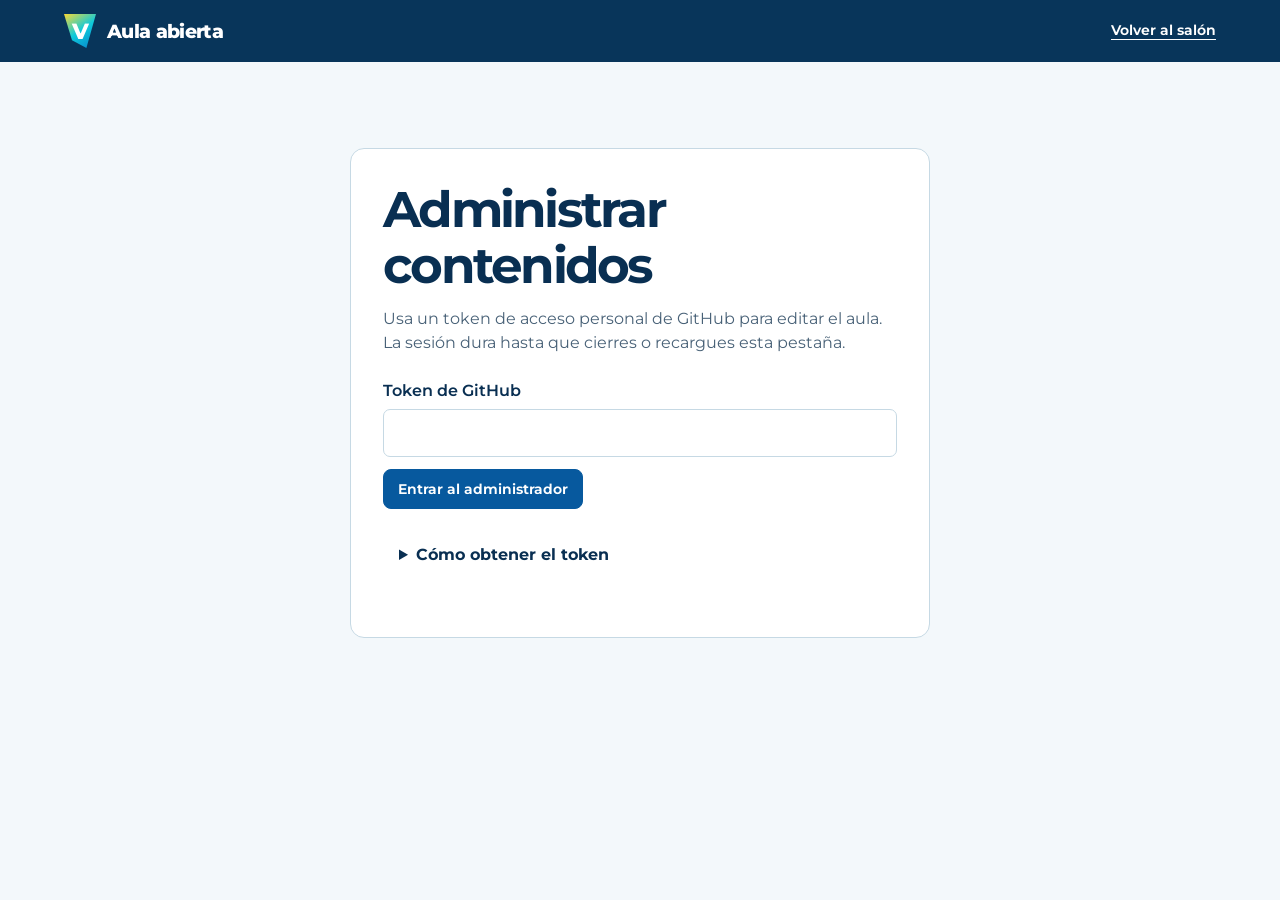
<file: site/admin/index.html>
<!doctype html>
<html lang="es-MX">
<head>
  <meta charset="utf-8"><meta name="viewport" content="width=device-width,initial-scale=1">
  <meta name="robots" content="noindex"><meta name="theme-color" content="#073969"><meta name="referrer" content="no-referrer">
  <meta http-equiv="Content-Security-Policy" content="default-src 'self'; script-src 'self'; style-src 'self'; img-src 'self' data: blob:; connect-src 'self' https://api.github.com; object-src 'none'; base-uri 'none'; form-action 'none'">
  <title>Administrar contenidos · Aula abierta</title>
  <link rel="stylesheet" href="./editor.css?v=spread1"><script type="module" src="./editor.js?v=spread1"></script>
</head>
<body>
<header class="mast"><div class="brand"><span class="glyph" aria-hidden="true">V</span> Aula abierta</div><nav><a href="../">Volver al salón</a><button id="logout" hidden>Cerrar sesión</button></nav></header>
<main>
  <section id="gate" class="gate">
    <h1>Administrar contenidos</h1>
    <p>Usa un token de acceso personal de GitHub para editar el aula. La sesión dura hasta que cierres o recargues esta pestaña.</p>
    <form id="login" autocomplete="off"><label>Token de GitHub<input id="token" type="password" required autocomplete="off" spellcheck="false" autocapitalize="none"></label><button class="primary">Entrar al administrador</button></form>
    <details><summary>Cómo obtener el token</summary><p>En GitHub, crea un token de acceso detallado con <strong>Soytorresllamas</strong> como propietario. En <strong>Only select repositories</strong> elige <strong>aula-abierta-valientes</strong> y <strong>aula-abierta</strong>. En <strong>Contents</strong> habilita <strong>Read and write</strong>. Elige una fecha de vencimiento y pega el token en el campo de arriba.</p><a href="https://github.com/settings/personal-access-tokens/new?name=Aula%20abierta&amp;target_name=Soytorresllamas&amp;contents=write" target="_blank" rel="noopener noreferrer">Crear token en GitHub</a></details>
    <p id="gate-message" role="status"></p>
  </section>
  <section id="desk" hidden>
    <div class="page-title"><div><h1>Contenidos del aula</h1><p id="publication"></p><p id="deploy-status" role="status"></p><button id="publish-again" hidden>Reintentar publicación</button></div><button class="primary" id="save" disabled>Guardar y publicar</button></div>
    <div class="workspace"><nav id="sections" aria-label="Secciones del aula"></nav><section id="editor" aria-labelledby="section-title"><div class="section-header"><div><h2 id="section-title"></h2><p id="where"></p></div><button id="add" type="button" hidden>Agregar</button></div><div id="entries"></div></section></div>
    <div class="notice" id="notice" role="status"></div><button id="reload" hidden>Cargar última versión de GitHub</button>
    <p><a href="https://github.com/Soytorresllamas/aula-abierta/actions/workflows/pages.yml" target="_blank" rel="noopener noreferrer">Ver despliegues en GitHub</a></p>
  </section>
</main></body></html>
</file>
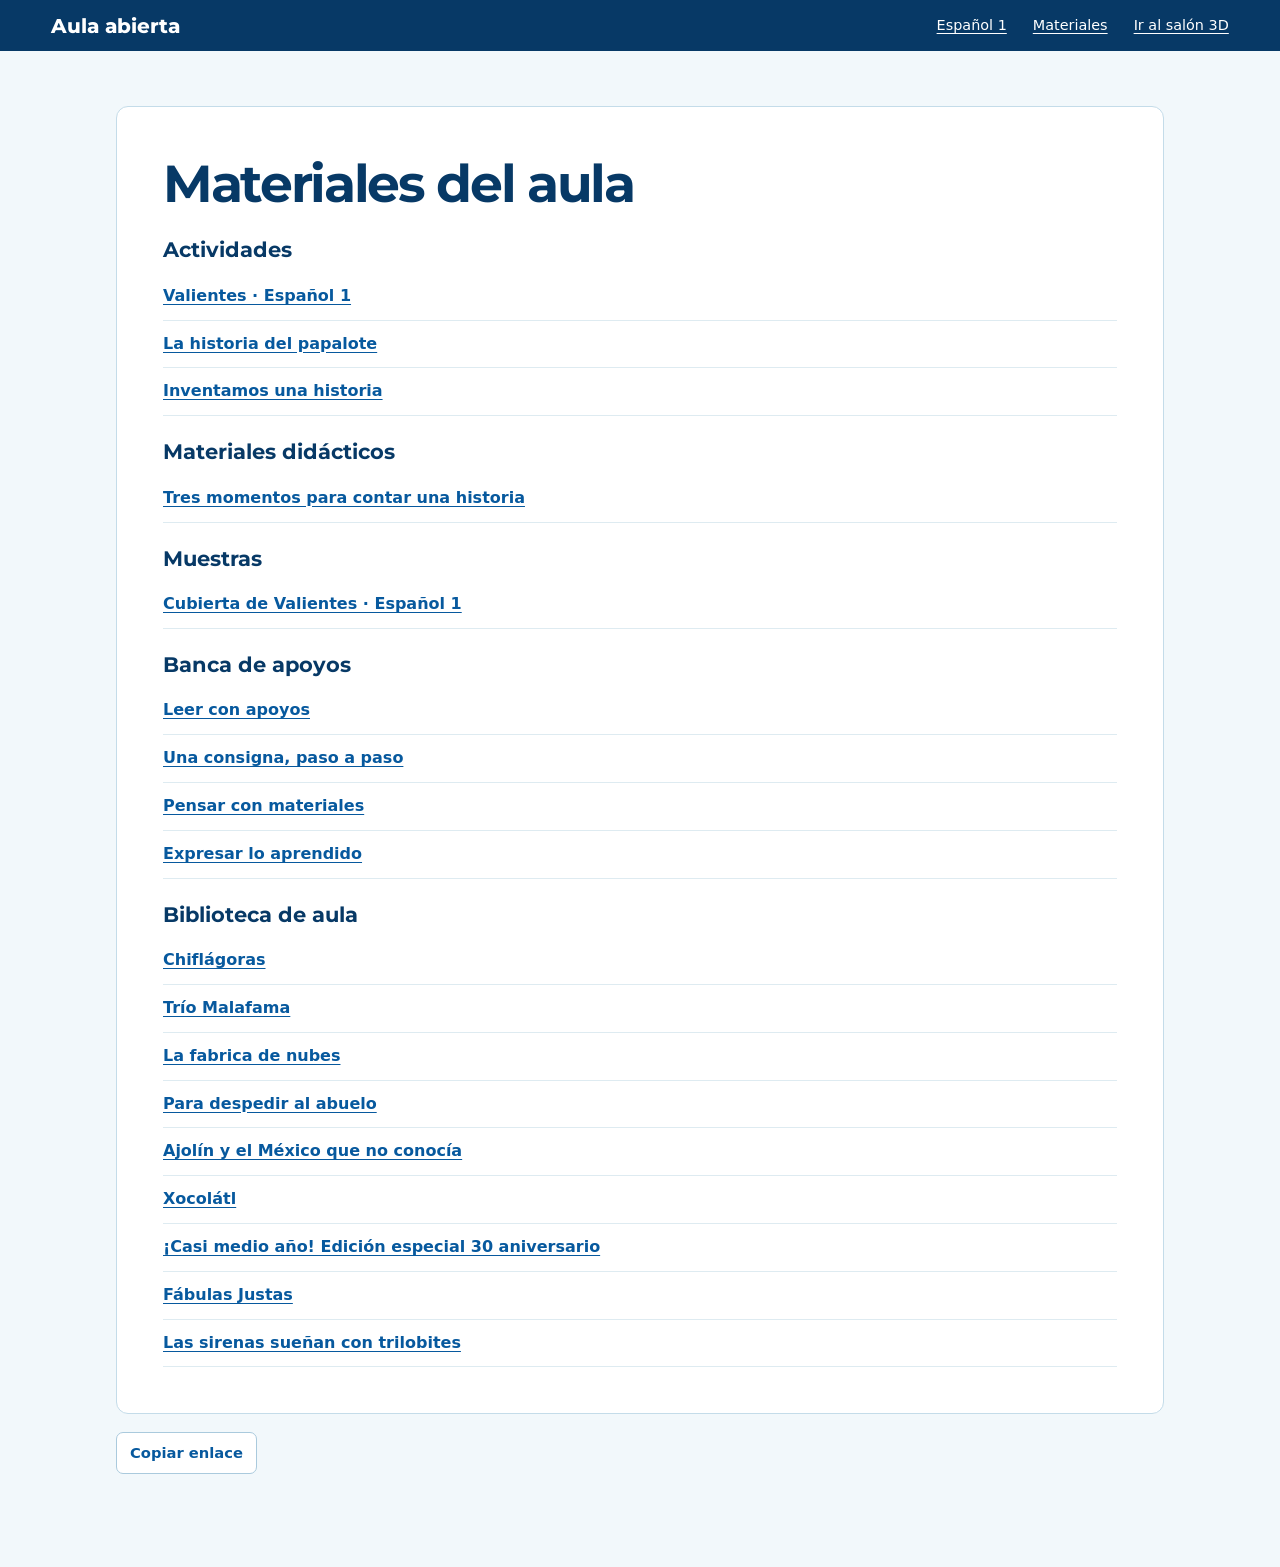
<file: site/materiales.html>
<!doctype html>
<html lang="es-MX">
<head>
  <meta charset="utf-8"><meta name="viewport" content="width=device-width,initial-scale=1">
  <meta name="theme-color" content="#07599e"><title>Materiales · Aula abierta</title>
  <link rel="icon" href="data:image/svg+xml,%3Csvg xmlns='http://www.w3.org/2000/svg' viewBox='0 0 64 64'%3E%3Crect width='64' height='64' rx='16' fill='%2307599e'/%3E%3Cpath d='M16 48V23l16-9 16 9v25H16M27 48V34h10v14' fill='none' stroke='%23ffffff' stroke-width='4'/%3E%3C/svg%3E">
  <link rel="stylesheet" href="materiales.css?v=1"><link rel="stylesheet" href="papalote.css?v=20261126"><link rel="stylesheet" href="spread.css?v=1">
  <link id="catalogue-endpoint" rel="preload" as="fetch" href="./catalog.json" crossorigin="anonymous">
  <script defer src="content.js?v=github-1"></script><script defer src="papalote.js?v=20261126"></script><script defer src="spread.js?v=1"></script><script defer src="story-board.js?v=1"></script><script defer src="materiales.js?v=2"></script>
</head>
<body>
  <header class="bar"><a class="brand" href="./">Aula abierta</a><nav aria-label="Destinos"><a href="#libro">Español 1</a><a href="#materiales">Materiales</a><a href="./">Ir al salón 3D</a></nav></header>
  <main><article id="resource" aria-labelledby="resource-title"><h1 id="resource-title" tabindex="-1">Materiales del aula</h1><div id="resource-body"><p role="status">Cargando el catálogo…</p></div></article>
    <footer id="share" hidden><button id="copy-link" type="button">Copiar enlace</button><output id="copied" aria-live="polite"></output></footer>
  </main>
  <dialog id="lesson-dialog" aria-labelledby="lesson-title"><button id="lesson-close" class="dismiss" aria-label="Cerrar miniclase">Cerrar</button><h2 id="lesson-title" tabindex="-1">La historia del papalote</h2><div id="lesson-content"></div></dialog>
  <template id="board-template">    <div class="story-choices"><label for="story-character">Personaje<select id="story-character"><option value="ave">El ave</option><option value="papalote">El papalote</option><option value="niña">Una niña</option></select></label><label for="story-place">Lugar<select id="story-place"><option value="patio">El patio de la escuela</option><option value="jardín">Un jardín</option><option value="biblioteca">La biblioteca</option></select></label></div>
    <button id="create-story" class="button primary">Crear punto de partida</button>
    <section id="story-result" class="story-result" aria-live="polite" hidden><h3>Así comienza</h3><p id="story-opening"></p><ol><li>Describe lo que encuentra el personaje.</li><li>Cuenta cómo pide o presta ayuda.</li><li>Imagina lo que cambia al final.</li></ol><p>Pueden contarlo, dibujarlo o escribirlo.</p></section>
</template>
</body></html>
</file>
<file: site/admin/editor.css>
@font-face{font-family:Montserrat;src:url(../assets/fonts/montserrat.ttf) format("truetype");font-style:normal;font-weight:100 900;font-display:swap}
:root{font-family:Montserrat,system-ui,sans-serif;color:#092f52;background:#f3f8fb;line-height:1.5;--ink:#092f52;--blue:#07599e;--edge:#c6d9e4}
*{box-sizing:border-box}[hidden]{display:none!important}body{margin:0}.mast{background:#08355a;color:white;padding:14px max(5vw,20px);display:flex;align-items:center;justify-content:space-between}.brand{display:flex;align-items:center;gap:11px;font-weight:800;font-size:1.2rem;letter-spacing:-.035em}.glyph{display:grid;place-items:center;width:32px;height:34px;clip-path:polygon(0 0,100% 0,70% 100%,25% 77%);background:linear-gradient(145deg,#fada34,#0fcada 50%,#0582cd);color:#fff;font-size:1.36rem}.mast a{color:#fff;font-size:.9rem;font-weight:650;text-underline-offset:4px}main{max-width:1160px;padding:44px 24px 88px;margin:auto}h1,h2,p{margin:0}h1{font-size:clamp(1.8rem,4vw,3.1rem);letter-spacing:-.055em;line-height:1.13}h2{font-size:1.55rem;letter-spacing:-.035em}.page-title,.section-header,.record-head,.actions{display:flex;align-items:center;justify-content:space-between;gap:16px}.page-title{margin:0 0 32px}.page-title p,.section-header p,.gate p{color:#486177;margin-top:6px}.workspace{display:grid;grid-template-columns:220px minmax(0,1fr);gap:24px;align-items:start}#sections{display:grid;gap:4px}button,.primary{font:inherit;font-size:.9rem;font-weight:650;color:var(--blue);border:1px solid var(--edge);padding:9px 14px;border-radius:8px;background:white;cursor:pointer;text-decoration:none;line-height:1.4;min-height:40px}button:disabled{opacity:.5;cursor:default}button:not(:disabled):hover{border-color:var(--blue)}button.primary,.primary{background:var(--blue);color:#fff;border-color:var(--blue);display:inline-flex;align-items:center;justify-content:center}button:focus-visible,a:focus-visible,summary:focus-visible,input:focus-visible,textarea:focus-visible{outline:3px solid #008eb0;outline-offset:3px}#sections button{text-align:left;display:flex;align-items:center;justify-content:space-between;border:0;background:transparent;color:var(--ink)}#sections button[aria-pressed=true]{background:#d9effb;color:#054779;box-shadow:inset 3px 0 #0584be}.badge{font-size:.84rem;font-weight:600}#editor,.gate{background:white;border:1px solid var(--edge);border-radius:14px;padding:clamp(16px,3vw,32px)}.gate{max-width:580px;margin:42px auto}.gate p{margin:14px 0 24px}.section-header{align-items:flex-start;margin-bottom:20px}.section-header p{font-size:.93rem}.record{border:1px solid #cddfe9;border-radius:10px;margin:10px 0;overflow:hidden}.record[open]{border-color:#83b7cf}summary{cursor:pointer;padding:14px 16px;font-weight:700;overflow-wrap:anywhere}.record[open] summary{background:#eef7fa}.form-grid{padding:14px 16px 18px;display:grid;grid-template-columns:repeat(2,minmax(0,1fr));gap:15px}.wide,.actions,.upload{grid-column:1/-1}.field{display:grid;gap:5px;align-content:start;font-size:.9rem;font-weight:650}.field input,.field textarea,.field select{width:100%;font:inherit;font-weight:450;font-size:1rem;padding:9px;border:1px solid #afc7d4;border-radius:6px;color:var(--ink);background:#fff}.field textarea{min-height:84px;resize:vertical}.field input[type=color]{height:42px;padding:3px}.upload{border-left:3px solid #23accb;background:#f4f9fc;padding:10px 12px}.upload input{width:100%;font:inherit;font-size:.9rem}.upload p{font-size:.85rem;color:#465c72}.actions{justify-content:flex-start;flex-wrap:wrap}.actions label{font-size:.92rem;margin-right:auto;display:flex;gap:6px;align-items:center}.actions .remove{color:#8a2447}.notice{margin-top:18px;font-weight:600}.notice:empty{margin:0}.empty{color:#446176;padding:12px 0}#reload{margin-top:10px}.item-status{color:#61758a;font-size:.8rem;font-weight:550;margin-left:8px}
@media(max-width:760px){main{padding:25px 14px 60px}.workspace{grid-template-columns:minmax(0,1fr);gap:14px}#sections{display:flex;overflow-x:auto;padding:4px 2px}#sections button{flex-shrink:0;gap:7px}#sections button[aria-pressed=true]{box-shadow:inset 0 -3px #0584be}.page-title{align-items:flex-start;flex-direction:column;margin-bottom:16px}.form-grid{grid-template-columns:minmax(0,1fr)}}

#login{display:grid;gap:12px;margin:20px 0}#login label{display:grid;gap:6px;font-weight:600}#login input{font:inherit;padding:11px;border-radius:7px;border:1px solid var(--edge);min-width:0}#login button{justify-self:start}.gate a{color:var(--blue)}.mast nav{display:flex;align-items:center;gap:18px}.mast button{min-height:34px}#deploy-status{font-size:.9rem;margin-top:10px}
</file>
<file: site/materiales.css>
@font-face{font-family:Montserrat;src:url(assets/fonts/montserrat.ttf) format("truetype");font-weight:100 900;font-display:swap}
:root{--blue:#07599e;--deep:#073966;--ice:#e9f7ff;--cyan:#00a6cf;--pink:#ec008c;--line:#bdddec;--display:Montserrat,sans-serif;color:#143e5f;background:#f2f8fb;font:16px/1.55 system-ui,sans-serif}
*{box-sizing:border-box}body{margin:0}button,select,a{touch-action:manipulation}button,select{font:inherit;color:inherit}a{color:var(--blue);text-underline-offset:.2em}button{cursor:pointer}
:focus-visible{outline:3px solid #b50c72;outline-offset:3px}[hidden]{display:none!important}
.bar{background:var(--deep);color:white;display:flex;align-items:center;justify-content:space-between;gap:12px;padding:13px max(4vw,16px);flex-wrap:wrap}
.bar a{color:white}.brand{font:760 1.28rem var(--display);text-decoration:none}.bar nav{display:flex;gap:clamp(10px,3vw,26px);flex-wrap:wrap}.bar nav a{font-size:.9rem}
main{max-width:1080px;margin:clamp(16px,5vw,55px) auto;padding:0 16px 38px}
article,#lesson-dialog{background:white;border:1px solid #c4dce9;border-radius:12px;padding:clamp(20px,4vw,46px)}
h1,h2,h3{font-family:var(--display);line-height:1.18;color:var(--deep)}h1{font-size:clamp(1.85rem,4.5vw,3.25rem);margin:0 0 23px;letter-spacing:-.045em}
h2{margin:24px 0 10px;font-size:1.3rem}p{max-width:75ch}p.copy{white-space:pre-line}.resource-list{list-style:none;padding:0;margin:0;display:grid;gap:0}
.resource-list li{border-bottom:1px solid #deebf1}.resource-list a{display:block;padding:11px 0;font-weight:620}
#share{display:flex;gap:10px;align-items:center;margin-top:18px;flex-wrap:wrap}#share button,.button,.dismiss,.story-choices select,#create-story{background:white;border:1px solid #aacadd;padding:9px 13px;border-radius:7px;font:600 .92rem/1.5 system-ui;color:var(--blue)}
.primary,.lesson-primary,#create-story{background:var(--blue);color:white;border-color:var(--blue)}.dismiss{float:right}dialog::backdrop{background:#052947a6}
#lesson-dialog{max-height:90dvh;color:inherit}#lesson-content select{font:inherit;padding:8px;border-radius:6px}
.book-intro{display:flex;align-items:flex-start;gap:clamp(16px,4vw,40px)}.cover{width:clamp(110px,26vw,220px);flex:none;aspect-ratio:2018/2657;position:relative;overflow:hidden;border-radius:2px;box-shadow:0 4px 12px #123c5b30}.cover img{position:absolute;height:100%;right:0}
.book-intro .resource-list{flex:1}.story-choices{display:flex;gap:15px;flex-wrap:wrap;margin:15px 0}.story-choices label{display:grid;gap:4px}
@media(max-width:520px){.bar{align-items:flex-start;flex-direction:column}.book-intro{display:grid}.cover{width:125px}}
</file>
<file: site/papalote.css>
.lesson-primary{background:var(--blue);color:white}
.lesson-primary:hover{background:var(--deep)}
#lesson-start{display:flex;margin:12px 0 4px}
.lesson-invitation{border-left:4px solid var(--pink);padding:5px 0 5px 18px;margin:0 0 24px;display:flex;align-items:center;justify-content:space-between;gap:16px}
.lesson-invitation p{margin:0}
#lesson-dialog{width:min(670px,94vw);padding-top:35px;border-top:6px solid var(--cyan)}
#lesson-title{margin-bottom:26px}
#lesson-content h3{font-size:21px;line-height:1.3}
#lesson-content label[for=kite-place]{display:block;margin:18px 0 6px;font-weight:650}
#lesson-content select{width:auto}
.kite-opening,.kite-work{background:var(--ice);border-radius:10px;padding:16px}
.kite-opening{border-left:4px solid var(--cyan)}
.kite-tools,.kite-cards{display:flex;flex-wrap:wrap;gap:8px;margin:12px 0}
.kite-tools [aria-pressed=true]{background:var(--blue);color:white}
.kite-work{margin:14px 0}
.kite-work>p:first-child{margin-top:0}
.kite-work .secondary{background:white;border:1px solid var(--line)}
.kite-cards .button{text-align:left;flex:1 1 130px;align-items:flex-start}
.kite-sequence{padding-left:30px;line-height:1.65;font-size:16px}
.kite-sequence li{margin:7px 0;padding-left:6px}
.kite-sequence li::marker{color:var(--blue);font-weight:750}
.kite-paper{display:block;width:100%;height:auto;aspect-ratio:20/9;border:1px solid #85a9ba;border-radius:8px;touch-action:none;background:#fffdf6}
.kite-work .kite-paper{cursor:crosshair}
#lesson-content>.lesson-primary{margin-top:6px}
.mini-map:has(#map-details[hidden]){width:auto;min-width:150px}
.walked .control-bar{display:none}
@media(max-width:720px){
  .lesson-invitation{align-items:flex-start;flex-direction:column}
  #help{display:grid}
  .playing .mini-map:has(#map-details[hidden]){bottom:16px;min-width:146px}
  .playing #touch-controls{bottom:18px}
  .playing .book-hint{bottom:155px}
  .playing:not(.walked) .mini-map:has(#map-details[hidden]),.playing:not(.walked) #touch-controls{bottom:88px}
}

#lesson-route{position:fixed;top:100px;left:32px;max-width:calc(100vw - 64px);box-shadow:0 3px 15px #07396626}
.kite-walk{font-size:14px;min-height:40px}
@media(max-width:720px){#lesson-route{top:74px;left:16px}}

#kite-print{display:none}
@media print {
  @page{size:auto;margin:17mm}
  html:has(#kite-print),body:has(#kite-print){height:auto!important;min-height:0!important;overflow:visible!important;background:white!important}
  body:has(#kite-print)>:not(#kite-print),body:has(#kite-print) dialog::backdrop{display:none!important}
  #kite-print{display:block;color:#12334d;background:white;font:12pt/1.55 Montserrat,Arial,sans-serif}
  #kite-print h1{font-size:27pt;line-height:1.1;border-bottom:2pt solid #1593bf;padding-bottom:6mm;margin:2mm 0 9mm}
  #kite-print h2{font-size:16pt;margin:8mm 0 2mm}
  #kite-print p,#kite-print li{margin:2mm 0}
  #kite-print canvas{width:100%;height:auto;display:block;break-inside:avoid}
  #kite-print .illustration-space{height:90mm;border:1pt solid #96abbd;border-radius:3mm}
}
</file>
<file: site/spread.css>
.spread-reader{color:#123b5a}
.spread-reader h2{font:750 clamp(1.4rem,3vw,2.2rem)/1.15 var(--display,Montserrat,sans-serif);margin:.45rem 0}
.spread-reader p{line-height:1.55;white-space:pre-line}
.spread-tools{display:flex;align-items:center;gap:.55rem;flex-wrap:wrap;margin:1rem 0 .5rem}
.spread-tools button,.support-jump{padding:.55rem .85rem;border:1px solid #9fc7da;background:white;border-radius:.5rem;color:#07599e;font-family:inherit;font-weight:650;font-size:.92rem;line-height:1.4;cursor:pointer}
.spread-tools button:disabled{opacity:.45;cursor:default}
.spread-tools output{min-width:3.5rem;text-align:center;font-variant-numeric:tabular-nums}
.spread-tools a{margin-left:auto;color:#07599e}.spread-reader .support-jump{color:#fff;background:#07599e;border-color:#07599e;margin:.5rem 0}
.spread-message{margin:.3rem 0;font-size:.88rem}.spread-message:empty{display:none}
.spread-window{overflow:auto;max-height:64dvh;background:#e5eff4;border:1px solid #bed5df;border-radius:.4rem;overscroll-behavior:contain}
.spread-sheet{display:grid;align-items:start;min-width:100%}.spread-sheet img,.spread-sheet canvas{display:block;width:100%;height:auto}
#spread-dialog{width:min(1200px,95vw);max-height:94dvh;overflow:auto;padding:clamp(1rem,3vw,2rem)}
#spread-dialog form{display:flex;justify-content:flex-end;margin:0}
</file>
